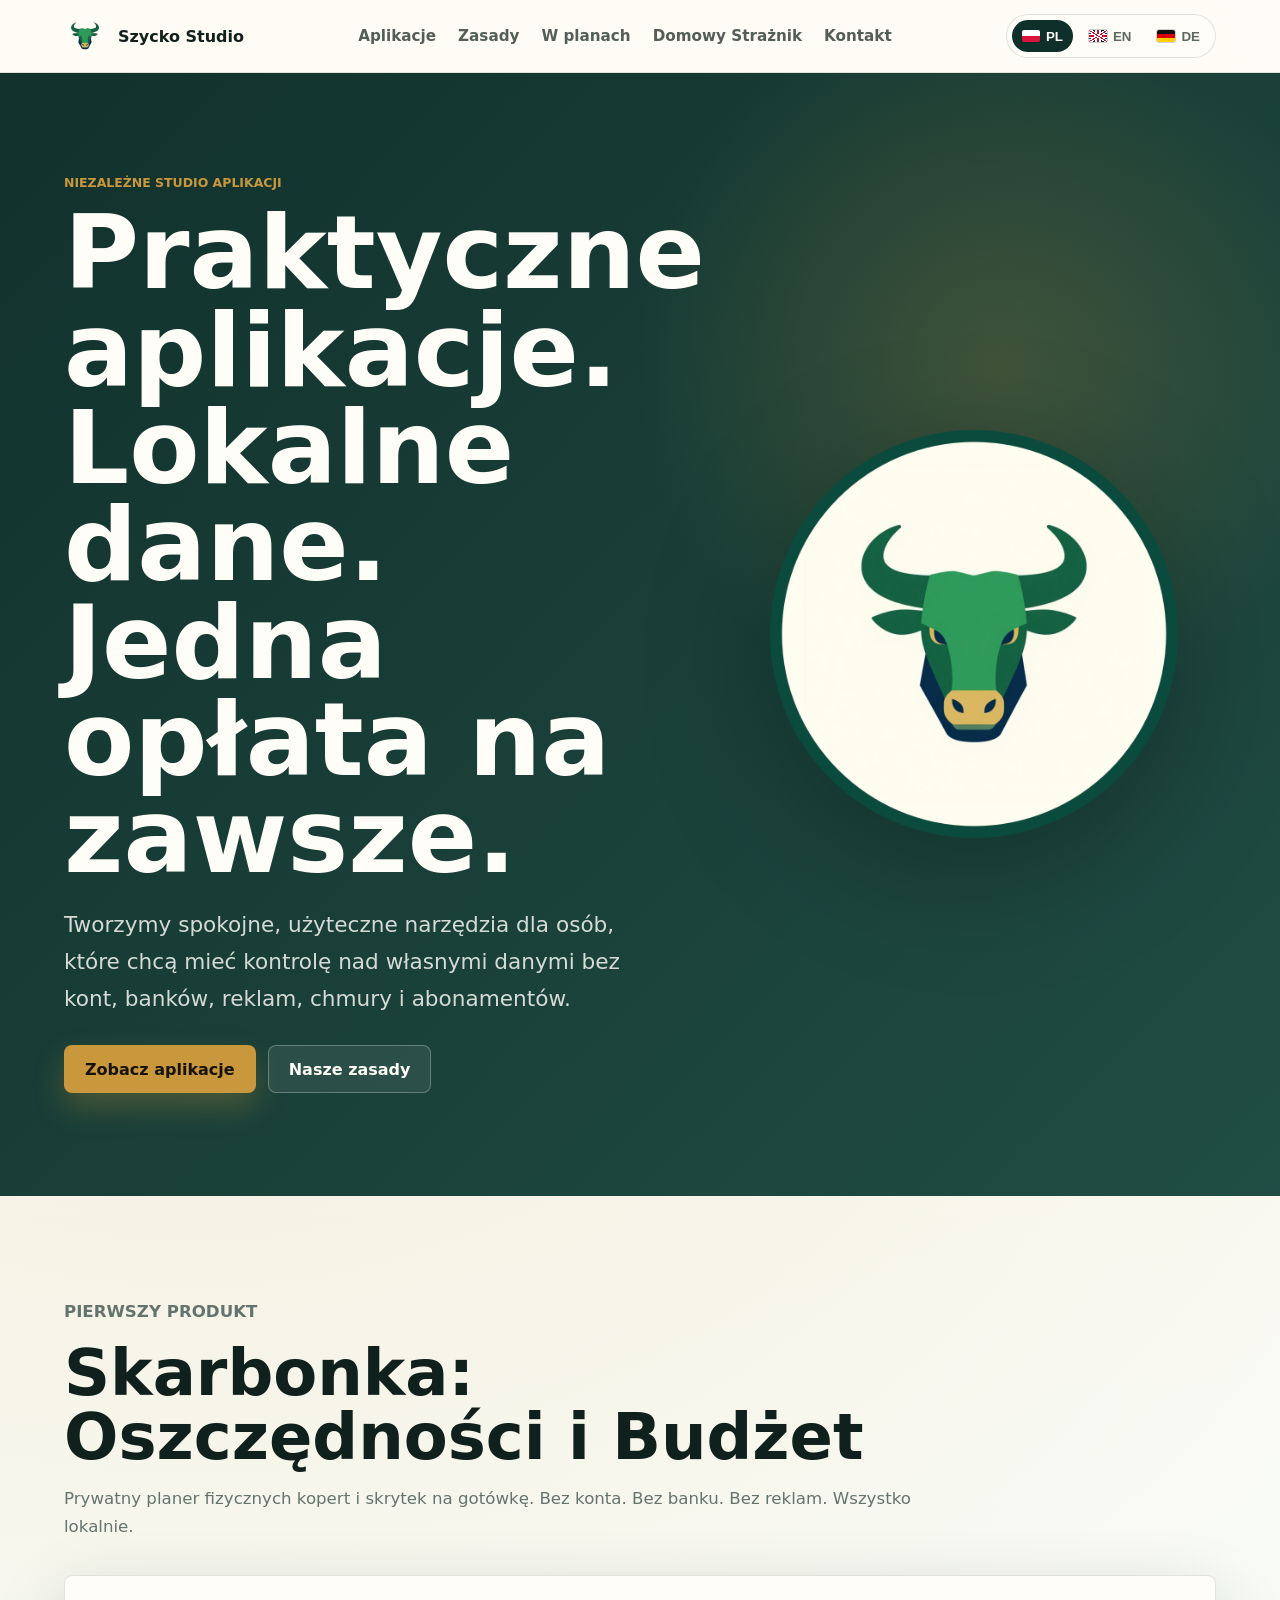
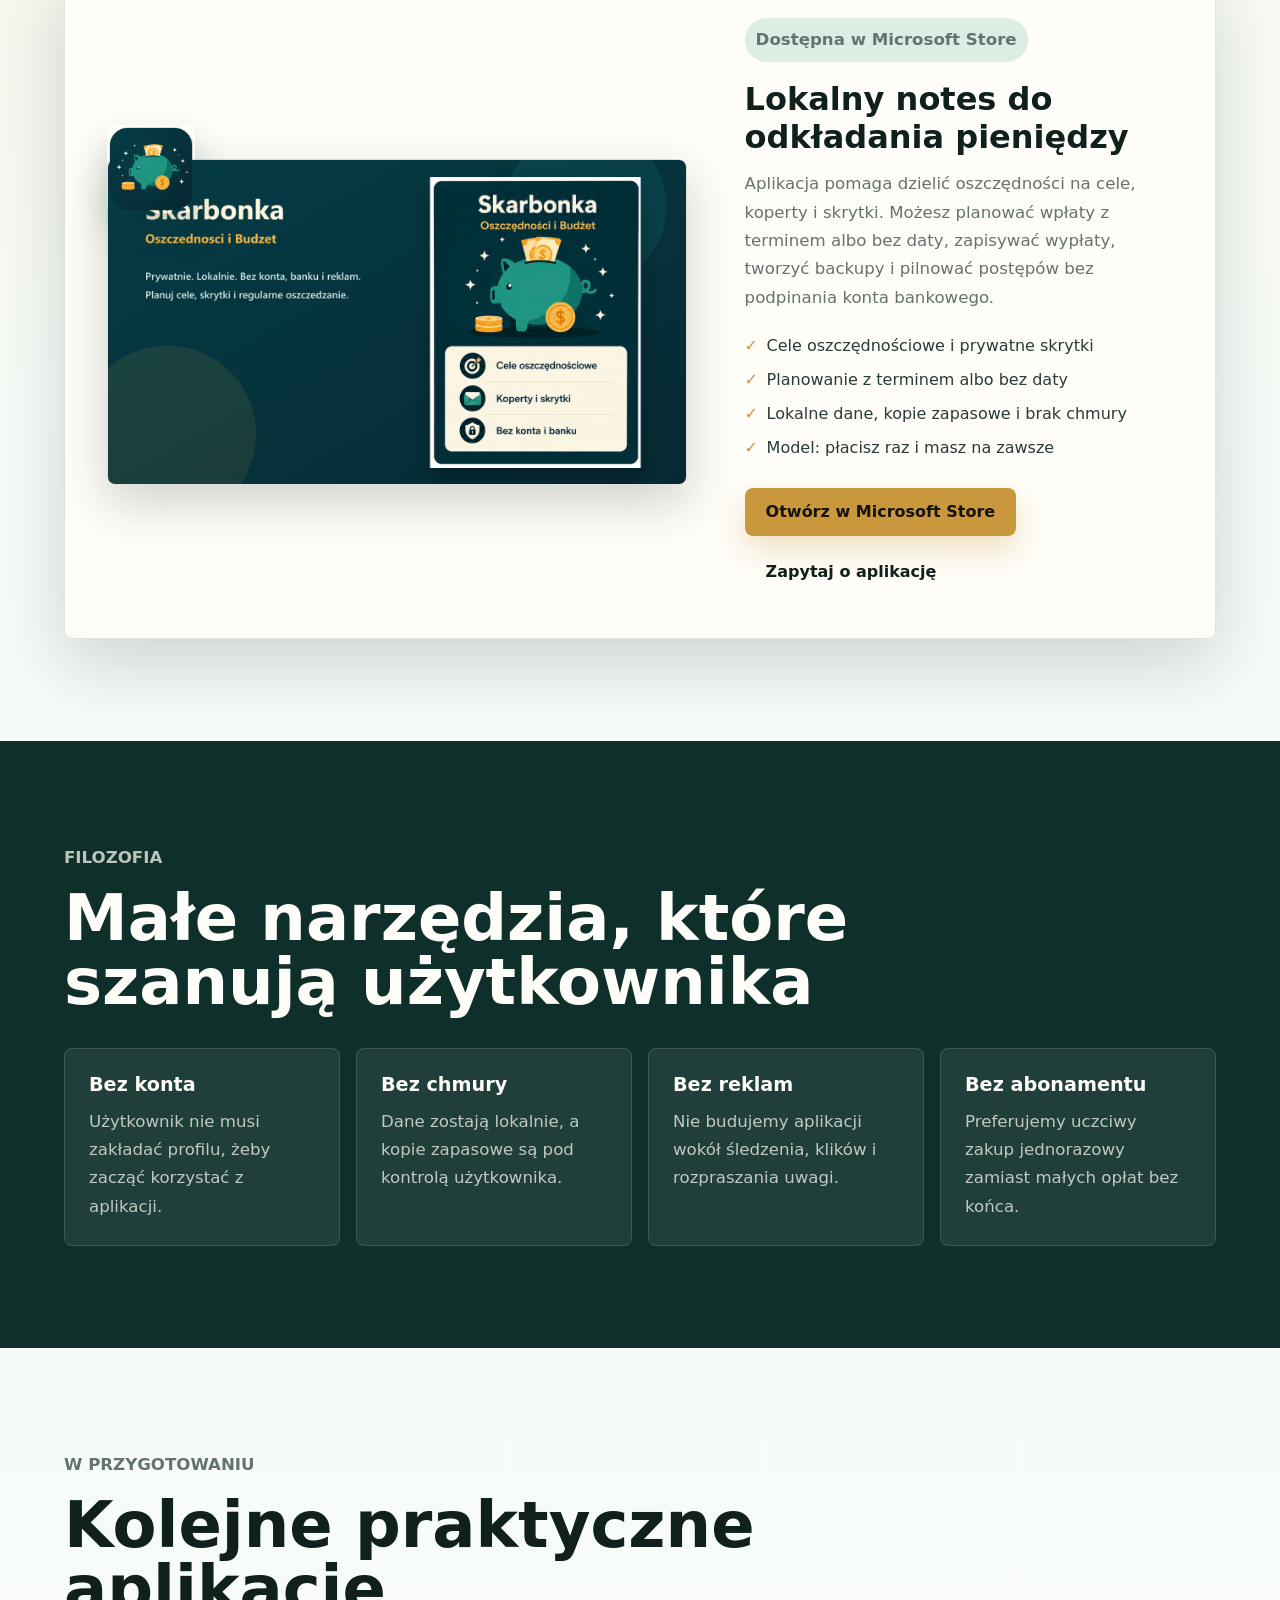
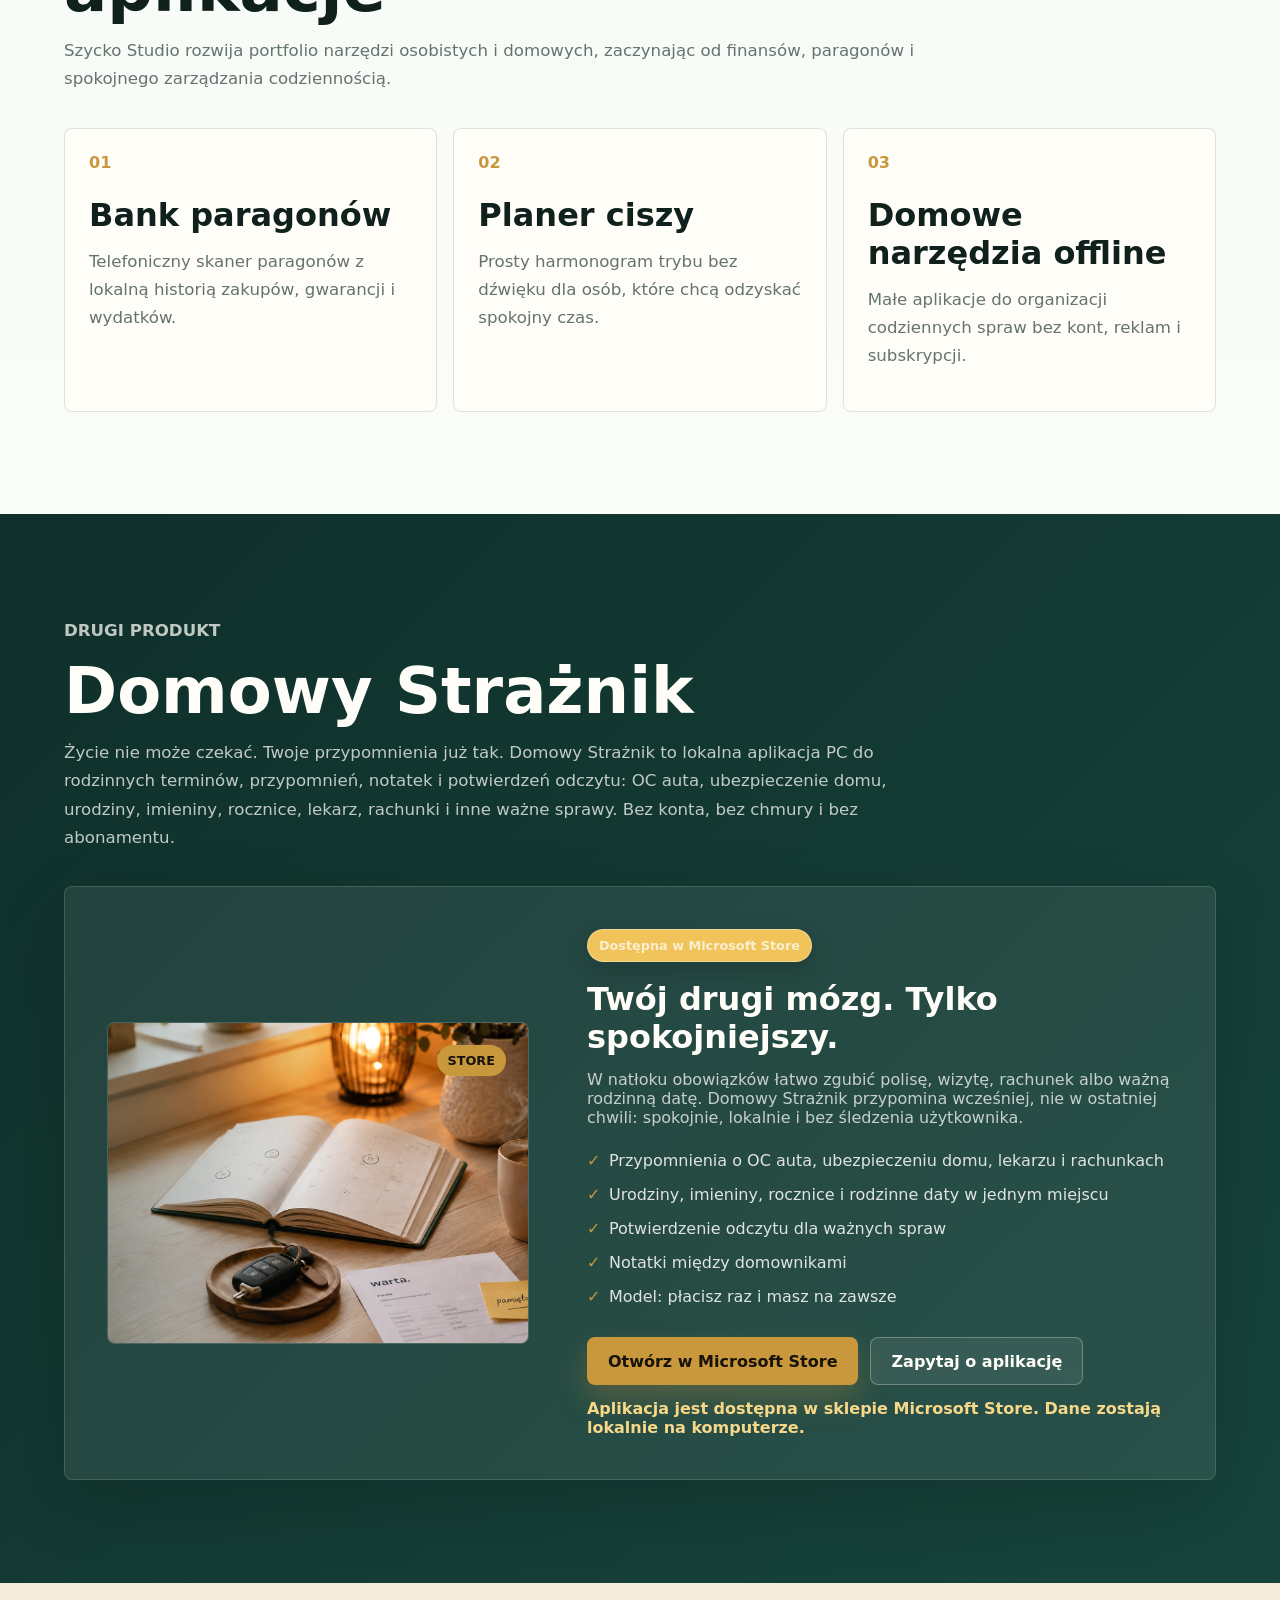
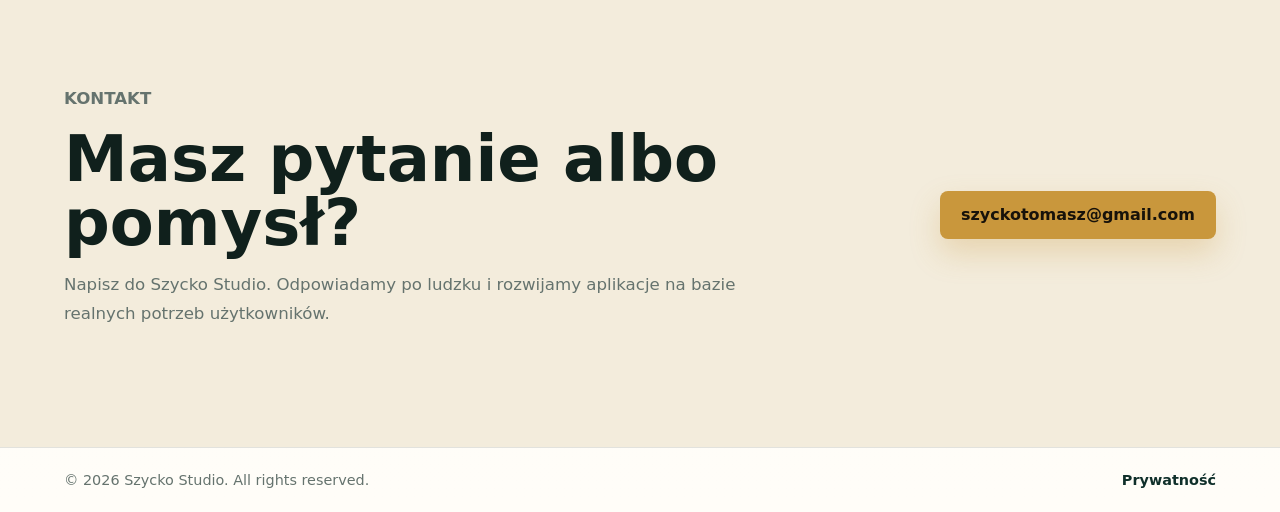
<file: index.html>
<!doctype html>
<html lang="pl">
  <head>
    <meta charset="utf-8" />
    <meta name="viewport" content="width=device-width, initial-scale=1" />
    <title>Szycko Studio | Praktyczne aplikacje lokalne</title>
    <meta
      name="description"
      content="Szycko Studio tworzy praktyczne aplikacje lokalne: bez kont, bez chmury, bez reklam i bez abonamentu. Jedna opłata, dane na Twoim urządzeniu."
    />
    <meta name="theme-color" content="#0f2f2a" />
    <meta property="og:title" content="Szycko Studio" />
    <meta
      property="og:description"
      content="Praktyczne aplikacje. Lokalne dane. Jedna opłata na zawsze."
    />
    <meta property="og:type" content="website" />
    <meta property="og:image" content="assets/szycko-studio-badge.png" />
    <link rel="icon" href="assets/favicon-192.png" />
    <link rel="apple-touch-icon" href="assets/favicon-192.png" />
    <link rel="manifest" href="site.webmanifest" />
    <link rel="canonical" href="https://szyckostudio.pl/" />
    <link rel="stylesheet" href="styles.css" />
  </head>
  <body>
    <header class="site-header">
      <a class="brand" href="#top" aria-label="Szycko Studio">
        <img src="assets/szycko-studio-bull.png" alt="" />
        <span>Szycko Studio</span>
      </a>
      <nav aria-label="Główna nawigacja">
        <a href="#apps">Aplikacje</a>
        <a href="#principles">Zasady</a>
        <a href="#roadmap">W planach</a>
        <a href="#wishlist">Domowy Strażnik</a>
        <a href="#contact">Kontakt</a>
      </nav>
      <div class="language-switcher" aria-label="Wybór języka">
        <button type="button" class="lang-button active" data-lang="pl"><span class="flag flag-pl" aria-hidden="true"></span> PL</button>
        <button type="button" class="lang-button" data-lang="en"><span class="flag flag-en" aria-hidden="true"></span> EN</button>
        <button type="button" class="lang-button" data-lang="de"><span class="flag flag-de" aria-hidden="true"></span> DE</button>
      </div>
    </header>

    <main id="top">
      <section class="hero section-band">
        <div class="hero-copy">
          <p class="eyebrow">Niezależne studio aplikacji</p>
          <h1>Praktyczne aplikacje. Lokalne dane. Jedna opłata na zawsze.</h1>
          <p class="lead">
            Tworzymy spokojne, użyteczne narzędzia dla osób, które chcą mieć kontrolę nad
            własnymi danymi bez kont, banków, reklam, chmury i abonamentów.
          </p>
          <div class="hero-actions">
            <a class="button primary" href="#apps">Zobacz aplikacje</a>
            <a class="button secondary" href="#principles">Nasze zasady</a>
          </div>
        </div>
        <div class="hero-mark" aria-hidden="true">
          <img src="assets/szycko-studio-badge.png" alt="" />
        </div>
      </section>

      <section id="apps" class="apps-section">
        <div class="section-title">
          <p class="eyebrow">Pierwszy produkt</p>
          <h2>Skarbonka: Oszczędności i Budżet</h2>
          <p>
            Prywatny planer fizycznych kopert i skrytek na gotówkę. Bez konta. Bez banku.
            Bez reklam. Wszystko lokalnie.
          </p>
        </div>

        <article class="product">
          <div class="product-media">
            <img class="product-icon" src="assets/skarb-onka-icon.png" alt="Ikona aplikacji Skarbonka" />
            <img
              class="product-shot"
              src="assets/skarb-onka-screenshot-pl.png"
              alt="Zrzut ekranu aplikacji Skarbonka"
            />
          </div>
          <div class="product-copy">
            <p class="status-pill">Dostępna w Microsoft Store</p>
            <h3>Lokalny notes do odkładania pieniędzy</h3>
            <p>
              Aplikacja pomaga dzielić oszczędności na cele, koperty i skrytki. Możesz
              planować wpłaty z terminem albo bez daty, zapisywać wypłaty, tworzyć backupy
              i pilnować postępów bez podpinania konta bankowego.
            </p>
            <ul class="feature-list">
              <li>Cele oszczędnościowe i prywatne skrytki</li>
              <li>Planowanie z terminem albo bez daty</li>
              <li>Lokalne dane, kopie zapasowe i brak chmury</li>
              <li>Model: płacisz raz i masz na zawsze</li>
            </ul>
            <div class="product-actions">
              <a class="button primary" href="https://apps.microsoft.com/detail/9NKBMPPFX9MZ" target="_blank" rel="noopener">
                Otwórz w Microsoft Store
              </a>
              <a class="button secondary" href="#contact">Zapytaj o aplikację</a>
            </div>
          </div>
        </article>
      </section>

      <section id="principles" class="principles section-band">
        <div class="section-title">
          <p class="eyebrow">Filozofia</p>
          <h2>Małe narzędzia, które szanują użytkownika</h2>
        </div>
        <div class="principle-grid">
          <div>
            <strong>Bez konta</strong>
            <span>Użytkownik nie musi zakładać profilu, żeby zacząć korzystać z aplikacji.</span>
          </div>
          <div>
            <strong>Bez chmury</strong>
            <span>Dane zostają lokalnie, a kopie zapasowe są pod kontrolą użytkownika.</span>
          </div>
          <div>
            <strong>Bez reklam</strong>
            <span>Nie budujemy aplikacji wokół śledzenia, klików i rozpraszania uwagi.</span>
          </div>
          <div>
            <strong>Bez abonamentu</strong>
            <span>Preferujemy uczciwy zakup jednorazowy zamiast małych opłat bez końca.</span>
          </div>
        </div>
      </section>

      <section id="roadmap" class="roadmap">
        <div class="section-title">
          <p class="eyebrow">W przygotowaniu</p>
          <h2>Kolejne praktyczne aplikacje</h2>
          <p>
            Szycko Studio rozwija portfolio narzędzi osobistych i domowych, zaczynając od
            finansów, paragonów i spokojnego zarządzania codziennością.
          </p>
        </div>
        <div class="roadmap-grid">
          <article>
            <span>01</span>
            <h3>Bank paragonów</h3>
            <p>Telefoniczny skaner paragonów z lokalną historią zakupów, gwarancji i wydatków.</p>
          </article>
          <article>
            <span>02</span>
            <h3>Planer ciszy</h3>
            <p>Prosty harmonogram trybu bez dźwięku dla osób, które chcą odzyskać spokojny czas.</p>
          </article>
          <article>
            <span>03</span>
            <h3>Domowe narzędzia offline</h3>
            <p>Małe aplikacje do organizacji codziennych spraw bez kont, reklam i subskrypcji.</p>
          </article>
        </div>
      </section>

      <section id="wishlist" class="wishlist section-band">
        <div class="section-title">
          <p class="eyebrow">Drugi produkt</p>
          <h2>Domowy Strażnik</h2>
          <p>
            Życie nie może czekać. Twoje przypomnienia już tak. Domowy Strażnik to lokalna
            aplikacja PC do rodzinnych terminów, przypomnień, notatek i potwierdzeń
            odczytu: OC auta, ubezpieczenie domu, urodziny, imieniny, rocznice, lekarz,
            rachunki i inne ważne sprawy. Bez konta, bez chmury i bez abonamentu.
          </p>
        </div>
        <article class="soon-card">
          <div class="soon-visual">
            <img class="soon-photo" src="assets/home-reminder-hero.png" alt="" />
            <span>STORE</span>
          </div>
          <div class="soon-copy">
            <p class="status-pill soon">Dostępna w Microsoft Store</p>
            <h3>Twój drugi mózg. Tylko spokojniejszy.</h3>
            <p>
              W natłoku obowiązków łatwo zgubić polisę, wizytę, rachunek albo ważną
              rodzinną datę. Domowy Strażnik przypomina wcześniej, nie w ostatniej
              chwili: spokojnie, lokalnie i bez śledzenia użytkownika.
            </p>
            <ul class="feature-list">
              <li>Przypomnienia o OC auta, ubezpieczeniu domu, lekarzu i rachunkach</li>
              <li>Urodziny, imieniny, rocznice i rodzinne daty w jednym miejscu</li>
              <li>Potwierdzenie odczytu dla ważnych spraw</li>
              <li>Notatki między domownikami</li>
              <li>Model: płacisz raz i masz na zawsze</li>
            </ul>
            <div class="product-actions">
              <a class="button primary wishlist-button" href="https://apps.microsoft.com/detail/9MVX7KW9LJGP" target="_blank" rel="noopener">
                Otwórz w Microsoft Store
              </a>
              <a
                class="button secondary"
                href="mailto:szyckotomasz@gmail.com?subject=Domowy%20Straznik%20-%20pytanie&body=Chce%20zapytac%20o%20aplikacje%20Domowy%20Straznik."
              >
                Zapytaj o aplikację
              </a>
            </div>
            <p class="wishlist-note" aria-live="polite"></p>
          </div>
        </article>
      </section>

      <section id="contact" class="contact section-band">
        <div>
          <p class="eyebrow">Kontakt</p>
          <h2>Masz pytanie albo pomysł?</h2>
          <p>
            Napisz do Szycko Studio. Odpowiadamy po ludzku i rozwijamy aplikacje na bazie
            realnych potrzeb użytkowników.
          </p>
        </div>
        <a class="button primary" href="mailto:szyckotomasz@gmail.com">szyckotomasz@gmail.com</a>
      </section>
    </main>

    <footer>
      <span>© 2026 Szycko Studio. All rights reserved.</span>
      <a href="privacy.html">Prywatność</a>
    </footer>

    <script src="script.js"></script>
  </body>
</html>
</file>
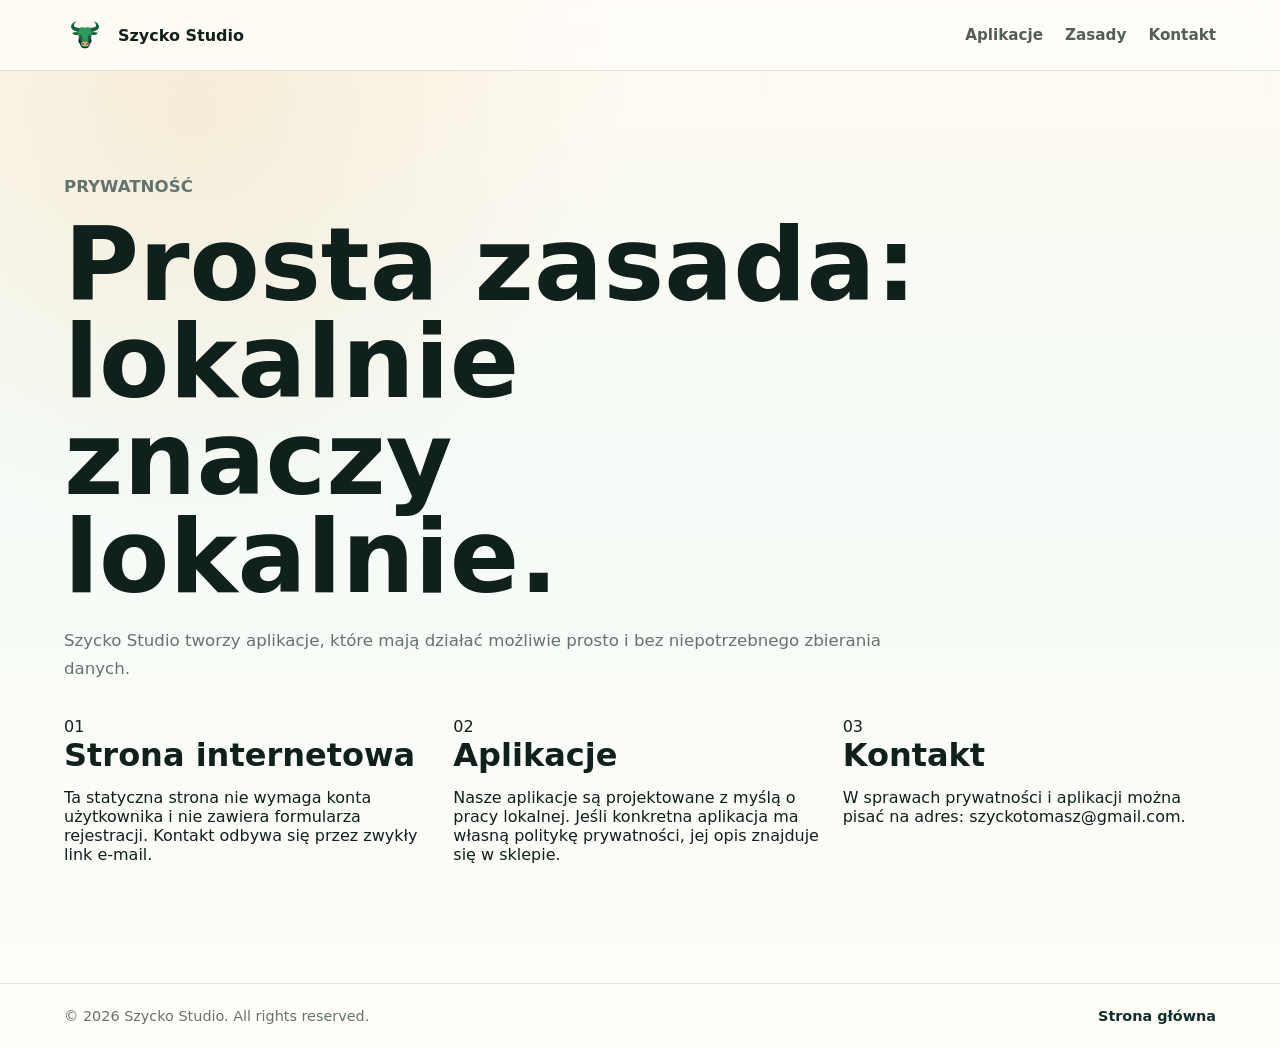
<file: privacy.html>
<!doctype html>
<html lang="pl">
  <head>
    <meta charset="utf-8" />
    <meta name="viewport" content="width=device-width, initial-scale=1" />
    <title>Prywatność | Szycko Studio</title>
    <meta name="description" content="Polityka prywatności Szycko Studio." />
    <link rel="icon" href="assets/favicon-192.png" />
    <link rel="canonical" href="https://szyckostudio.pl/privacy.html" />
    <link rel="stylesheet" href="styles.css" />
  </head>
  <body>
    <header class="site-header">
      <a class="brand" href="index.html">
        <img src="assets/szycko-studio-bull.png" alt="" />
        <span>Szycko Studio</span>
      </a>
      <nav aria-label="Główna nawigacja">
        <a href="index.html#apps">Aplikacje</a>
        <a href="index.html#principles">Zasady</a>
        <a href="index.html#contact">Kontakt</a>
      </nav>
    </header>

    <main>
      <section class="section-band">
        <div class="section-title">
          <p class="eyebrow">Prywatność</p>
          <h1>Prosta zasada: lokalnie znaczy lokalnie.</h1>
          <p class="lead">
            Szycko Studio tworzy aplikacje, które mają działać możliwie prosto i bez
            niepotrzebnego zbierania danych.
          </p>
        </div>
        <div class="roadmap-grid">
          <article>
            <span>01</span>
            <h3>Strona internetowa</h3>
            <p>
              Ta statyczna strona nie wymaga konta użytkownika i nie zawiera formularza
              rejestracji. Kontakt odbywa się przez zwykły link e-mail.
            </p>
          </article>
          <article>
            <span>02</span>
            <h3>Aplikacje</h3>
            <p>
              Nasze aplikacje są projektowane z myślą o pracy lokalnej. Jeśli konkretna
              aplikacja ma własną politykę prywatności, jej opis znajduje się w sklepie.
            </p>
          </article>
          <article>
            <span>03</span>
            <h3>Kontakt</h3>
            <p>
              W sprawach prywatności i aplikacji można pisać na adres:
              szyckotomasz@gmail.com.
            </p>
          </article>
        </div>
      </section>
    </main>

    <footer>
      <span>© 2026 Szycko Studio. All rights reserved.</span>
      <a href="index.html">Strona główna</a>
    </footer>
  </body>
</html>
</file>
<file: styles.css>
:root {
  color-scheme: light;
  --ink: #10201c;
  --muted: #65736e;
  --forest: #0f2f2a;
  --pine: #17463d;
  --mint: #dceee4;
  --gold: #c9973c;
  --cream: #fbf5e8;
  --paper: #fffdf8;
  --line: rgba(16, 32, 28, 0.12);
  --shadow: 0 24px 70px rgba(15, 47, 42, 0.18);
  font-family: Inter, ui-sans-serif, system-ui, -apple-system, BlinkMacSystemFont, "Segoe UI", sans-serif;
}

* {
  box-sizing: border-box;
}

html {
  scroll-behavior: smooth;
}

body {
  margin: 0;
  background:
    radial-gradient(circle at 15% 10%, rgba(201, 151, 60, 0.14), transparent 30%),
    linear-gradient(180deg, #fffaf0 0%, #f5fbf7 44%, #fffdf8 100%);
  color: var(--ink);
}

a {
  color: inherit;
}

.site-header {
  position: sticky;
  top: 0;
  z-index: 10;
  display: flex;
  align-items: center;
  justify-content: space-between;
  gap: 24px;
  padding: 14px clamp(20px, 5vw, 72px);
  background: rgba(255, 253, 248, 0.86);
  border-bottom: 1px solid var(--line);
  backdrop-filter: blur(16px);
}

.brand {
  display: inline-flex;
  align-items: center;
  gap: 12px;
  font-weight: 800;
  text-decoration: none;
}

.brand img {
  width: 42px;
  height: 42px;
  object-fit: contain;
}

nav {
  display: flex;
  gap: 22px;
  font-size: 0.95rem;
  font-weight: 700;
}

nav a {
  color: rgba(16, 32, 28, 0.72);
  text-decoration: none;
}

nav a:hover {
  color: var(--forest);
}

.language-switcher {
  display: inline-flex;
  flex-shrink: 0;
  gap: 6px;
  padding: 5px;
  border: 1px solid var(--line);
  border-radius: 999px;
  background: rgba(255, 253, 248, 0.72);
}

.lang-button {
  min-height: 32px;
  padding: 0 10px;
  border: 0;
  border-radius: 999px;
  background: transparent;
  color: rgba(16, 32, 28, 0.68);
  cursor: pointer;
  display: inline-flex;
  align-items: center;
  gap: 6px;
  font-weight: 900;
}

.lang-button.active {
  background: var(--forest);
  color: #fffdf8;
}

.flag {
  width: 18px;
  height: 12px;
  display: inline-block;
  flex: 0 0 auto;
  border-radius: 2px;
  overflow: hidden;
  box-shadow: 0 0 0 1px rgba(16, 32, 28, 0.2);
}

.flag-pl {
  background: linear-gradient(to bottom, #fff 0 50%, #dc143c 50% 100%);
}

.flag-de {
  background: linear-gradient(to bottom, #111 0 33.33%, #dd0000 33.33% 66.66%, #ffce00 66.66% 100%);
}

.flag-en {
  position: relative;
  background: #012169;
}

.flag-en::before {
  content: "";
  position: absolute;
  inset: 0;
  background:
    linear-gradient(32deg, transparent 0 42%, #fff 42% 48%, #c8102e 48% 53%, #fff 53% 59%, transparent 59%),
    linear-gradient(148deg, transparent 0 42%, #fff 42% 48%, #c8102e 48% 53%, #fff 53% 59%, transparent 59%),
    linear-gradient(to bottom, transparent 0 35%, #fff 35% 43%, #c8102e 43% 57%, #fff 57% 65%, transparent 65%),
    linear-gradient(to right, transparent 0 35%, #fff 35% 43%, #c8102e 43% 57%, #fff 57% 65%, transparent 65%);
}

main {
  overflow: hidden;
}

.section-band {
  margin: 0;
  padding: clamp(56px, 8vw, 110px) clamp(20px, 5vw, 72px);
}

.hero {
  min-height: calc(100vh - 72px);
  display: grid;
  grid-template-columns: minmax(0, 1.1fr) minmax(280px, 0.9fr);
  align-items: center;
  gap: clamp(32px, 6vw, 90px);
  background:
    radial-gradient(circle at 78% 26%, rgba(201, 151, 60, 0.22), transparent 28%),
    linear-gradient(135deg, rgba(15, 47, 42, 0.99), rgba(23, 70, 61, 0.96));
  color: #fffdf8;
}

.hero-copy {
  max-width: 770px;
}

.eyebrow {
  margin: 0 0 14px;
  color: var(--gold);
  font-size: 0.78rem;
  font-weight: 900;
  letter-spacing: 0;
  text-transform: uppercase;
}

h1,
h2,
h3,
p {
  margin-top: 0;
}

h1 {
  margin-bottom: 22px;
  font-size: clamp(3rem, 8vw, 6.8rem);
  line-height: 0.95;
  letter-spacing: 0;
}

h2 {
  margin-bottom: 16px;
  font-size: clamp(2rem, 5vw, 4rem);
  line-height: 1;
  letter-spacing: 0;
}

h3 {
  margin-bottom: 14px;
  font-size: clamp(1.35rem, 3vw, 2rem);
  letter-spacing: 0;
}

.lead,
.section-title p,
.product-copy p,
.contact p,
.roadmap article p,
.principle-grid span {
  color: var(--muted);
  font-size: 1.04rem;
  line-height: 1.7;
}

.hero .lead {
  max-width: 650px;
  color: rgba(255, 253, 248, 0.82);
  font-size: clamp(1.08rem, 2vw, 1.35rem);
}

.hero-actions,
.product-actions {
  display: flex;
  flex-wrap: wrap;
  gap: 12px;
  margin-top: 28px;
}

.button {
  display: inline-flex;
  min-height: 48px;
  align-items: center;
  justify-content: center;
  padding: 0 20px;
  border: 1px solid transparent;
  border-radius: 8px;
  font-weight: 900;
  text-decoration: none;
  transition: transform 160ms ease, box-shadow 160ms ease, background 160ms ease;
}

button.button {
  cursor: pointer;
}

.button:hover {
  transform: translateY(-2px);
}

.button.primary {
  background: var(--gold);
  color: #17120a;
  box-shadow: 0 14px 30px rgba(201, 151, 60, 0.28);
}

.button.secondary {
  border-color: rgba(255, 253, 248, 0.28);
  color: inherit;
  background: rgba(255, 255, 255, 0.08);
}

.apps-section,
.roadmap {
  padding: clamp(56px, 8vw, 104px) clamp(20px, 5vw, 72px);
}

.hero-mark {
  display: grid;
  place-items: center;
}

.hero-mark img {
  width: min(440px, 100%);
  filter: drop-shadow(0 30px 60px rgba(0, 0, 0, 0.26));
  animation: floatMark 6s ease-in-out infinite;
}

.section-title {
  max-width: 860px;
  margin-bottom: 34px;
}

.product {
  display: grid;
  grid-template-columns: minmax(0, 1.15fr) minmax(320px, 0.85fr);
  gap: clamp(28px, 5vw, 58px);
  align-items: center;
  padding: clamp(20px, 4vw, 42px);
  border: 1px solid var(--line);
  border-radius: 8px;
  background: rgba(255, 253, 248, 0.92);
  box-shadow: var(--shadow);
}

.product-media {
  position: relative;
  min-height: 340px;
  padding-top: 34px;
}

.product-shot {
  width: 100%;
  border: 1px solid rgba(15, 47, 42, 0.14);
  border-radius: 8px;
  box-shadow: 0 18px 48px rgba(15, 47, 42, 0.2);
}

.product-icon {
  position: absolute;
  top: 0;
  left: 0;
  width: 88px;
  height: 88px;
  border-radius: 8px;
  box-shadow: 0 18px 36px rgba(15, 47, 42, 0.22);
  z-index: 2;
}

.status-pill {
  display: inline-flex;
  margin-bottom: 18px;
  padding: 8px 11px;
  border-radius: 999px;
  background: var(--mint);
  color: var(--forest);
  font-size: 0.8rem;
  font-weight: 900;
}

.status-pill.soon {
  background: #f0c45b;
  color: #172019;
  border: 1px solid rgba(255, 253, 248, 0.36);
  box-shadow: 0 10px 24px rgba(0, 0, 0, 0.16);
}

.feature-list {
  display: grid;
  gap: 10px;
  margin: 22px 0 0;
  padding: 0;
  list-style: none;
}

.feature-list li {
  position: relative;
  padding-left: 22px;
  color: #293b36;
  line-height: 1.5;
}

.feature-list li::before {
  position: absolute;
  left: 0;
  color: var(--gold);
  content: "✓";
  font-weight: 900;
}

.principles {
  background: var(--forest);
  color: #fffdf8;
}

.principles .section-title p,
.principles .principle-grid span {
  color: rgba(255, 253, 248, 0.72);
}

.principle-grid,
.roadmap-grid {
  display: grid;
  grid-template-columns: repeat(4, minmax(0, 1fr));
  gap: 16px;
}

.principle-grid div,
.roadmap article {
  min-height: 180px;
  padding: 24px;
  border: 1px solid rgba(255, 255, 255, 0.13);
  border-radius: 8px;
  background: rgba(255, 255, 255, 0.08);
}

.principle-grid strong {
  display: block;
  margin-bottom: 12px;
  font-size: 1.2rem;
}

.roadmap-grid {
  grid-template-columns: repeat(3, minmax(0, 1fr));
}

.roadmap article {
  border-color: var(--line);
  background: var(--paper);
}

.roadmap article span {
  display: inline-block;
  margin-bottom: 24px;
  color: var(--gold);
  font-weight: 900;
}

.contact {
  display: flex;
  align-items: center;
  justify-content: space-between;
  gap: 24px;
  background: #f3ecdc;
}

.wishlist {
  background:
    linear-gradient(135deg, rgba(15, 47, 42, 0.96), rgba(23, 70, 61, 0.94)),
    var(--forest);
  color: #fffdf8;
}

.wishlist .section-title p,
.wishlist .soon-copy p {
  color: rgba(255, 253, 248, 0.74);
}

.soon-card {
  display: grid;
  grid-template-columns: minmax(260px, 0.72fr) minmax(0, 1fr);
  gap: clamp(24px, 5vw, 58px);
  align-items: center;
  padding: clamp(22px, 4vw, 42px);
  border: 1px solid rgba(255, 253, 248, 0.14);
  border-radius: 8px;
  background: rgba(255, 255, 255, 0.08);
  box-shadow: 0 24px 70px rgba(0, 0, 0, 0.16);
}

.soon-visual {
  position: relative;
  min-height: 320px;
  display: grid;
  place-items: center;
  border-radius: 8px;
  border: 1px solid rgba(255, 253, 248, 0.12);
  background:
    radial-gradient(circle at 50% 48%, rgba(201, 151, 60, 0.18), transparent 38%),
    rgba(255, 253, 248, 0.06);
  overflow: hidden;
}

.soon-visual img {
  width: 100%;
  height: 100%;
  min-height: 320px;
  object-fit: cover;
  filter: saturate(0.96) contrast(1.02);
}

.soon-visual::after {
  content: "";
  position: absolute;
  inset: 0;
  background: linear-gradient(90deg, rgba(15, 47, 42, 0.32), transparent 58%);
  pointer-events: none;
}

.soon-visual span {
  position: absolute;
  z-index: 1;
  right: 22px;
  top: 22px;
  padding: 8px 11px;
  border-radius: 999px;
  background: var(--gold);
  color: #17120a;
  font-size: 0.8rem;
  font-weight: 900;
}

.soon-copy .feature-list li {
  color: rgba(255, 253, 248, 0.86);
}

.wishlist-note {
  min-height: 28px;
  margin: 14px 0 0;
  font-weight: 800;
  color: #f7d889 !important;
}

.contact > div {
  max-width: 720px;
}

footer {
  display: flex;
  justify-content: space-between;
  gap: 18px;
  padding: 24px clamp(20px, 5vw, 72px);
  border-top: 1px solid var(--line);
  color: var(--muted);
  font-size: 0.9rem;
}

footer a {
  color: var(--forest);
  font-weight: 800;
  text-decoration: none;
}

.reveal {
  opacity: 0;
  transform: translateY(18px);
  transition: opacity 600ms ease, transform 600ms ease;
}

.reveal.is-visible {
  opacity: 1;
  transform: translateY(0);
}

@keyframes floatMark {
  0%,
  100% {
    transform: translateY(0);
  }
  50% {
    transform: translateY(-12px);
  }
}

@media (max-width: 900px) {
  .site-header {
    position: static;
    align-items: flex-start;
    flex-direction: column;
  }

  nav {
    width: 100%;
    overflow-x: auto;
    padding-bottom: 4px;
  }

  .language-switcher {
    align-self: flex-start;
  }

  .hero,
  .product,
  .soon-card,
  .contact {
    grid-template-columns: 1fr;
  }

  .hero {
    min-height: auto;
  }

  .product-media {
    min-height: auto;
  }

  .principle-grid,
  .roadmap-grid {
    grid-template-columns: 1fr;
  }

  .contact {
    display: grid;
  }
}

@media (prefers-reduced-motion: reduce) {
  *,
  *::before,
  *::after {
    animation: none !important;
    scroll-behavior: auto !important;
    transition: none !important;
  }
}
</file>
